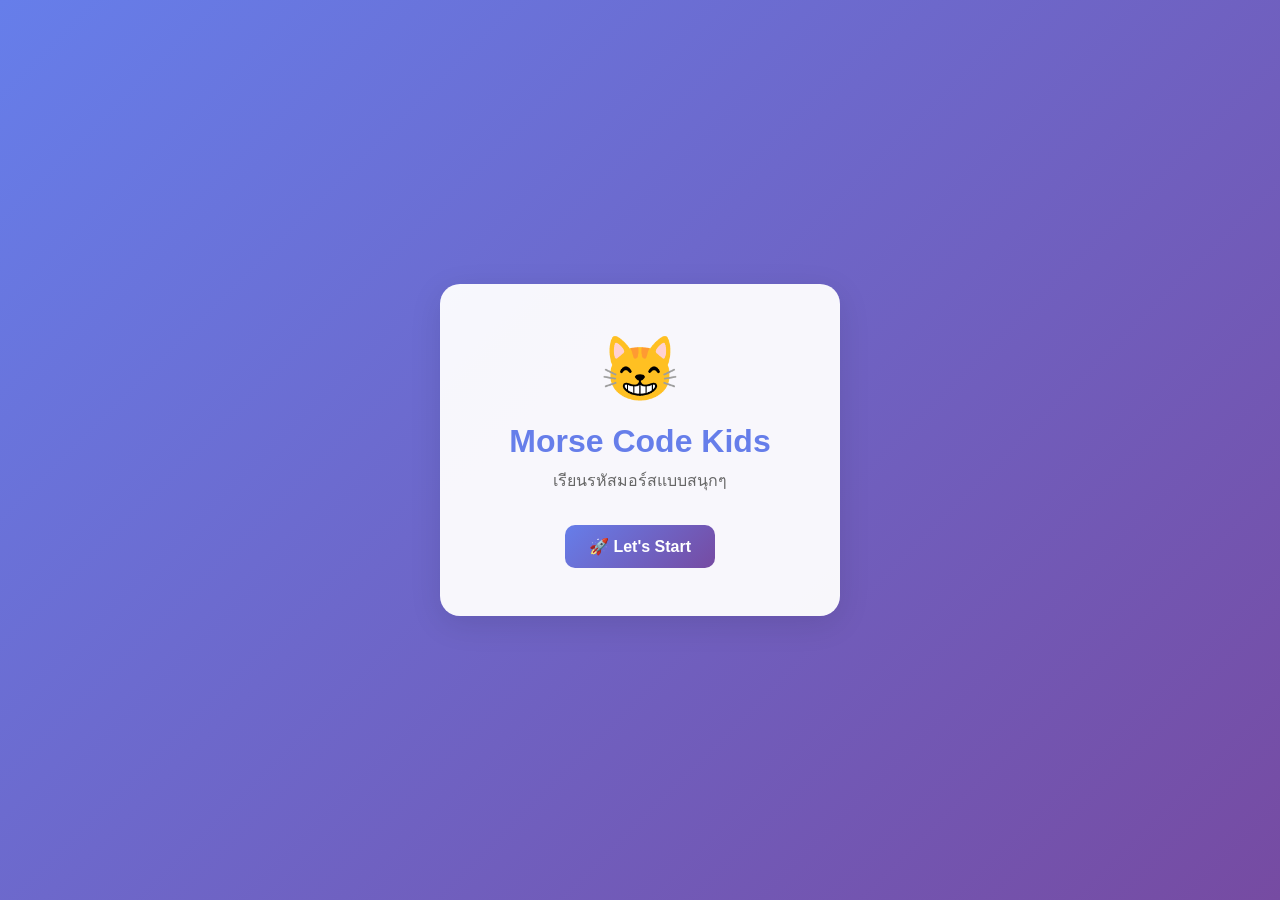
<file: index.html>
<!DOCTYPE html>
<html lang="th">
<head>
    <meta charset="UTF-8">
    <meta name="viewport" content="width=device-width, initial-scale=1.0">
    <meta http-equiv="Cache-Control" content="no-cache, no-store, must-revalidate">
    <meta http-equiv="Pragma" content="no-cache">
    <meta http-equiv="Expires" content="0">
    <title>Morse Code Kids</title>
    <link rel="stylesheet" href="style.css?v=2">
</head>
<body>
    <!-- Page 0: Welcome/Splash -->
    <div id="page-welcome" class="page active">
        <div class="welcome-container">
            <div class="welcome-content">
                <div class="welcome-icon">😸</div>
                <h1>Morse Code Kids</h1>
                <p>เรียนรหัสมอร์สแบบสนุกๆ</p>
                <button class="btn btn-primary" onclick="goToPage('login')">🚀 Let's Start</button>
            </div>
        </div>
    </div>

    <!-- Page 1: Login -->
    <div id="page-login" class="page">
        <div class="header-bar">
            <button class="btn-back" onclick="goToPage('welcome')">← Back</button>
            <h2>เข้าสู่ระบบ</h2>
            <div></div>
        </div>
        <div class="login-container">
            <div class="login-icon">😸</div>
            <h2>Morse Code Kids</h2>
            <form id="loginForm">
                <div class="form-group">
                    <label for="username">📧 ชื่อผู้ใช้</label>
                    <input type="text" id="username" placeholder="Enter username" required>
                </div>
                <div class="form-group">
                    <label for="password">🔑 รหัสผ่าน</label>
                    <input type="password" id="password" placeholder="Enter password" required>
                </div>
                <button type="button" class="btn btn-primary" onclick="handleLogin()">🔓 เข้าสู่ระบบ</button>
            </form>
            <button class="btn btn-secondary" onclick="handleGuestLogin()">❓ Guest (ไม่จดจำ)</button>
        </div>
    </div>

    <!-- Page 2: Home/Dashboard -->
    <div id="page-home" class="page">
        <div class="header-bar">
            <div></div>
            <h2>😸 Morse Code Kids</h2>
            <button class="btn-logout" onclick="handleLogout()">🚪 Out</button>
        </div>
        <div class="home-container">
            <div class="welcome-text">
                <p>เรียนรหัสมอร์สแบบสนุกๆ</p>
            </div>
            <div class="button-grid">
                <button class="btn btn-primary" onclick="goToPage('learn')">📚 เรียน</button>
                <button class="btn btn-secondary" onclick="goToPage('practice')">🎯 คิดค่า</button>
            </div>
        </div>
    </div>

    <!-- Page 3: Learn - Select Chapter -->
    <div id="page-learn" class="page">
        <div class="header-bar">
            <button class="btn-back" onclick="goToPage('home')">← Back</button>
            <h2>📚 เรียน</h2>
            <div></div>
        </div>
        <div class="learn-container">
            <div id="chapters-list"></div>
        </div>
    </div>

    <!-- Page 4: Test -->
    <div id="page-test" class="page">
        <div class="header-bar">
            <button class="btn-back" onclick="goToPage('learn')">← Back</button>
            <h2 id="test-chapter"></h2>
            <div></div>
        </div>
        <div class="test-container">
            <div class="progress-bar">
                <div id="progress-fill" class="progress-fill"></div>
            </div>
            <div id="progress-text" class="progress-text"></div>
            <div class="test-card">
                <div class="test-content">
                    <div class="morse-display">
                        <p>? มอร์สนี้คือตัวอักษรอะไร</p>
                        <div id="test-morse"></div>
                    </div>
                    <div class="options-grid" id="test-options"></div>
                </div>
            </div>
            <button class="btn btn-primary" id="test-submit" onclick="submitTestAnswer()">✅ ตรวจสอบ</button>
        </div>
    </div>

    <!-- Page 5: Results -->
    <div id="page-results" class="page">
        <div class="results-container">
            <div class="results-content">
                <h2>🎉 คะแนนของคุณ</h2>
                <div class="score-display">
                    <div id="score-text"></div>
                    <div id="stars"></div>
                </div>
                <div class="results-stats">
                    <div class="stat">
                        <span>✅ ถูกต้อง:</span>
                        <span id="correct-count">0</span>
                    </div>
                    <div class="stat">
                        <span>❌ ผิด:</span>
                        <span id="wrong-count">0</span>
                    </div>
                </div>
                <div class="button-group">
                    <button class="btn btn-primary" onclick="goToNextChapter()">📚 บท ถัดไป</button>
                    <button class="btn btn-secondary" onclick="retakeTest()">🔁 ทำใหม่</button>
                    <button class="btn btn-outline" onclick="goToPage('learn')">← กลับ Learn</button>
                </div>
            </div>
        </div>
    </div>

    <!-- Page 6: Practice -->
    <div id="page-practice" class="page">
        <div class="header-bar">
            <button class="btn-back" onclick="goToPage('home')">← Back</button>
            <h2>🎯 คิดค่า</h2>
            <div></div>
        </div>
        <div class="practice-container">
            <p>เลือกแบบฝึก:</p>
            <div class="practice-options">
                <button class="practice-card" onclick="startPracticeMode('listen')">
                    <div class="practice-icon">🔊</div>
                    <h3>ฟังแล้วบอก</h3>
                    <p>เสียง → ตัวอักษร</p>
                </button>
                <button class="practice-card" onclick="startPracticeMode('speak')">
                    <div class="practice-icon">📝</div>
                    <h3>บอกแล้วสะกด</h3>
                    <p>ตัวอักษร → เสียง</p>
                </button>
            </div>
        </div>
    </div>

    <script src="morseData.js?v=2"></script>
    <script src="script.js?v=2"></script>
</body>
</html>
</file>
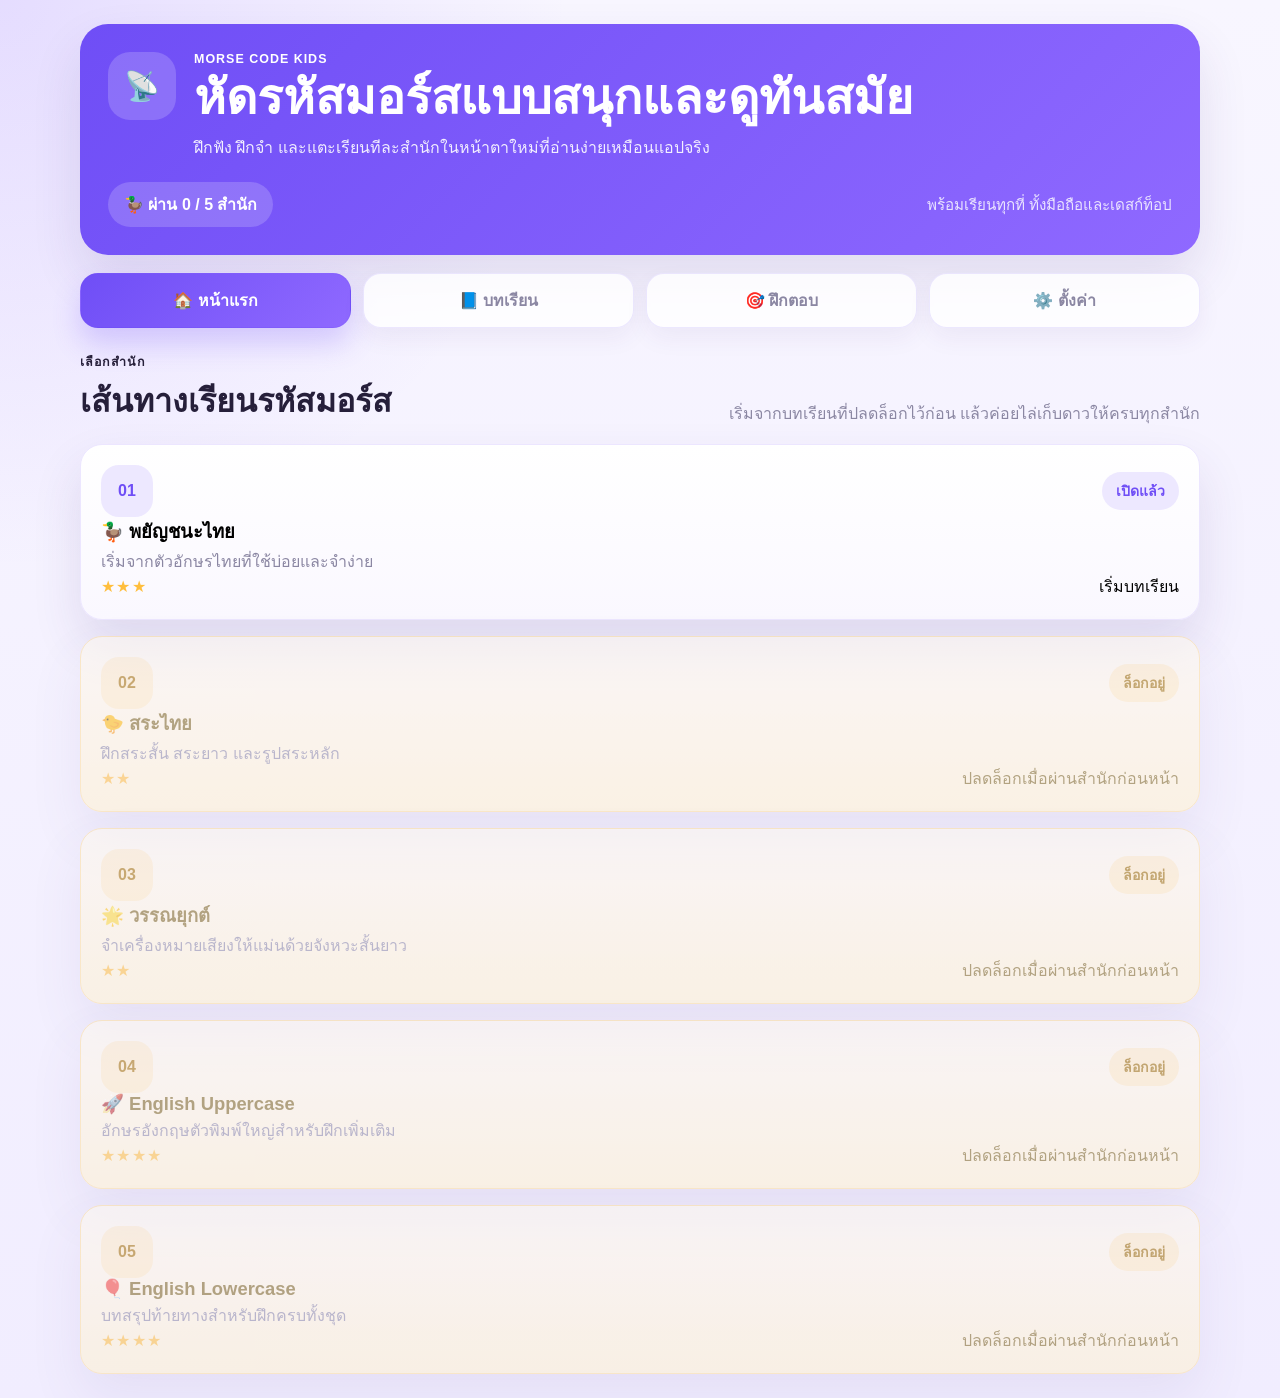
<file: public/index.html>
<!DOCTYPE html>
<html lang="th">
<head>
    <meta charset="UTF-8">
    <meta name="viewport" content="width=device-width, initial-scale=1.0">
    <title>Morse Code Kids</title>
    <link rel="stylesheet" href="style.css">
</head>
<body>
    <div class="app-shell">
        <header class="hero-card">
            <div class="brand-row">
                <div class="brand-mark">📡</div>
                <div>
                    <p class="eyebrow">MORSE CODE KIDS</p>
                    <h1>หัดรหัสมอร์สแบบสนุกและดูทันสมัย</h1>
                    <p class="hero-text">ฝึกฟัง ฝึกจำ และแตะเรียนทีละสำนักในหน้าตาใหม่ที่อ่านง่ายเหมือนแอปจริง</p>
                </div>
            </div>
            <div class="hero-footer">
                <span class="status-badge" id="progressBadge">🦆 ผ่าน 0 / 5 สำนัก</span>
                <span class="hero-tip">พร้อมเรียนทุกที่ ทั้งมือถือและเดสก์ท็อป</span>
            </div>
        </header>

        <nav class="tab-nav" aria-label="Main navigation">
            <button class="tab-btn active" data-section="home">🏠 หน้าแรก</button>
            <button class="tab-btn" data-section="lesson">📘 บทเรียน</button>
            <button class="tab-btn" data-section="practice">🎯 ฝึกตอบ</button>
            <button class="tab-btn" data-section="settings">⚙️ ตั้งค่า</button>
        </nav>

        <main>
            <section id="home" class="screen active">
                <div class="section-heading">
                    <div>
                        <p class="section-kicker">เลือกสำนัก</p>
                        <h2>เส้นทางเรียนรหัสมอร์ส</h2>
                    </div>
                    <p class="section-copy">เริ่มจากบทเรียนที่ปลดล็อกไว้ก่อน แล้วค่อยไล่เก็บดาวให้ครบทุกสำนัก</p>
                </div>
                <div class="lesson-list" id="lessonList"></div>
            </section>

            <section id="lesson" class="screen">
                <div class="top-bar">
                    <button class="text-link" id="backHomeBtn" type="button">← กลับหน้าแรก</button>
                    <span class="top-bar-pill" id="lessonProgressText">สำนัก 1 ข้อที่ 1/1</span>
                </div>

                <article class="lesson-card lesson-frame">
                    <div class="lesson-card-header">
                        <div>
                            <p class="section-kicker" id="lessonLabel">สำนัก 1</p>
                            <h2 id="lessonTitle">พยัญชนะไทย</h2>
                        </div>
                        <span class="lesson-tag" id="lessonDifficulty">★★★</span>
                    </div>

                    <div class="character-stage">
                        <div class="mascot-bubble" id="lessonMascot">🦆</div>
                        <div>
                            <p class="stage-label">ตัวอักษรวันนี้</p>
                            <div class="selected-character" id="selectedCharacter">ก</div>
                        </div>
                    </div>

                    <div class="morse-panel">
                        <p class="stage-label">ภาพรหัสมอร์ส</p>
                        <div class="morse-visual" id="morseVisual" aria-live="polite"></div>
                        <button id="playMorseBtn" class="action-btn gold" type="button">🔊 ฟังรหัสมอร์ส</button>
                    </div>

                    <div class="character-rail" id="characterRail"></div>

                    <div class="reference-box">
                        <h3>คำอธิบายอ้างอิง</h3>
                        <p id="referenceText"></p>
                    </div>

                    <div class="nav-actions">
                        <button class="action-btn secondary" id="prevCharBtn" type="button">← ข้อก่อนหน้า</button>
                        <button class="action-btn primary" id="nextCharBtn" type="button">ข้อถัดไป →</button>
                    </div>
                </article>
            </section>

            <section id="practice" class="screen">
                <div class="section-heading compact">
                    <div>
                        <p class="section-kicker">ฝึกตอบ</p>
                        <h2>แตะสั้น = จุด • แตะค้าง = ขีด</h2>
                    </div>
                    <p class="section-copy" id="practiceLessonLabel">กำลังฝึก: พยัญชนะไทย</p>
                </div>

                <div class="practice-lesson-list" id="practiceLessonList"></div>

                <article class="practice-card">
                    <div class="question-box">
                        <p class="stage-label">โจทย์ปัจจุบัน</p>
                        <div id="questionCharacter" class="question-character">ก</div>
                        <div id="questionMorse" class="question-morse">− − ·</div>
                    </div>

                    <div class="answer-display">
                        <span class="answer-label">คำตอบของเรา</span>
                        <div id="userAnswer" class="user-answer">แตะเพื่อเริ่มตอบ</div>
                    </div>

                    <div id="resultIcon" class="result-icon" aria-live="polite"></div>

                    <button class="touch-pad" id="testPad" type="button">
                        <span class="touch-pad-title">🟡 แป้นฝึกตอบ</span>
                        <span>กดสั้นเพื่อใส่จุด (·)</span>
                        <span>กดค้างเพื่อใส่ขีด (−)</span>
                    </button>

                    <div class="nav-actions">
                        <button id="clearBtn" class="action-btn secondary" type="button">ล้างคำตอบ</button>
                        <button id="checkBtn" class="action-btn primary" type="button">ตรวจคำตอบ</button>
                    </div>

                    <div class="score-box">
                        <span>คะแนนสะสม</span>
                        <strong><span id="score">0</span> / <span id="totalQuestions">0</span></strong>
                    </div>
                </article>
            </section>

            <section id="settings" class="screen">
                <div class="section-heading compact">
                    <div>
                        <p class="section-kicker">ปรับแต่ง</p>
                        <h2>ตั้งค่าเสียงและการสั่น</h2>
                    </div>
                    <p class="section-copy">เลือกจังหวะที่เหมาะกับเด็กแต่ละคน แล้วบันทึกอัตโนมัติทันที</p>
                </div>

                <div class="settings-stack">
                    <label class="setting-card" for="speedSlider">
                        <span class="setting-title">ความเร็วการเล่น</span>
                        <input type="range" id="speedSlider" min="100" max="500" value="300" step="50">
                        <span class="setting-value" id="speedValue">300ms</span>
                    </label>

                    <label class="setting-card" for="frequencySlider">
                        <span class="setting-title">ความถี่เสียง</span>
                        <input type="range" id="frequencySlider" min="400" max="1000" value="600" step="50">
                        <span class="setting-value" id="frequencyValue">600Hz</span>
                    </label>

                    <label class="toggle-card" for="vibrationToggle">
                        <div>
                            <span class="setting-title">เปิดการสั่น</span>
                            <p>เหมาะกับการฝึกแตะตามจังหวะ</p>
                        </div>
                        <input type="checkbox" id="vibrationToggle" checked>
                    </label>

                    <label class="toggle-card" for="soundToggle">
                        <div>
                            <span class="setting-title">เปิดเสียง</span>
                            <p>ให้เด็กฟังโทนสั้นและยาวชัดเจน</p>
                        </div>
                        <input type="checkbox" id="soundToggle" checked>
                    </label>
                </div>
            </section>
        </main>
    </div>

    <script src="morseData.js"></script>
    <script src="script.js"></script>
</body>
</html>
</file>
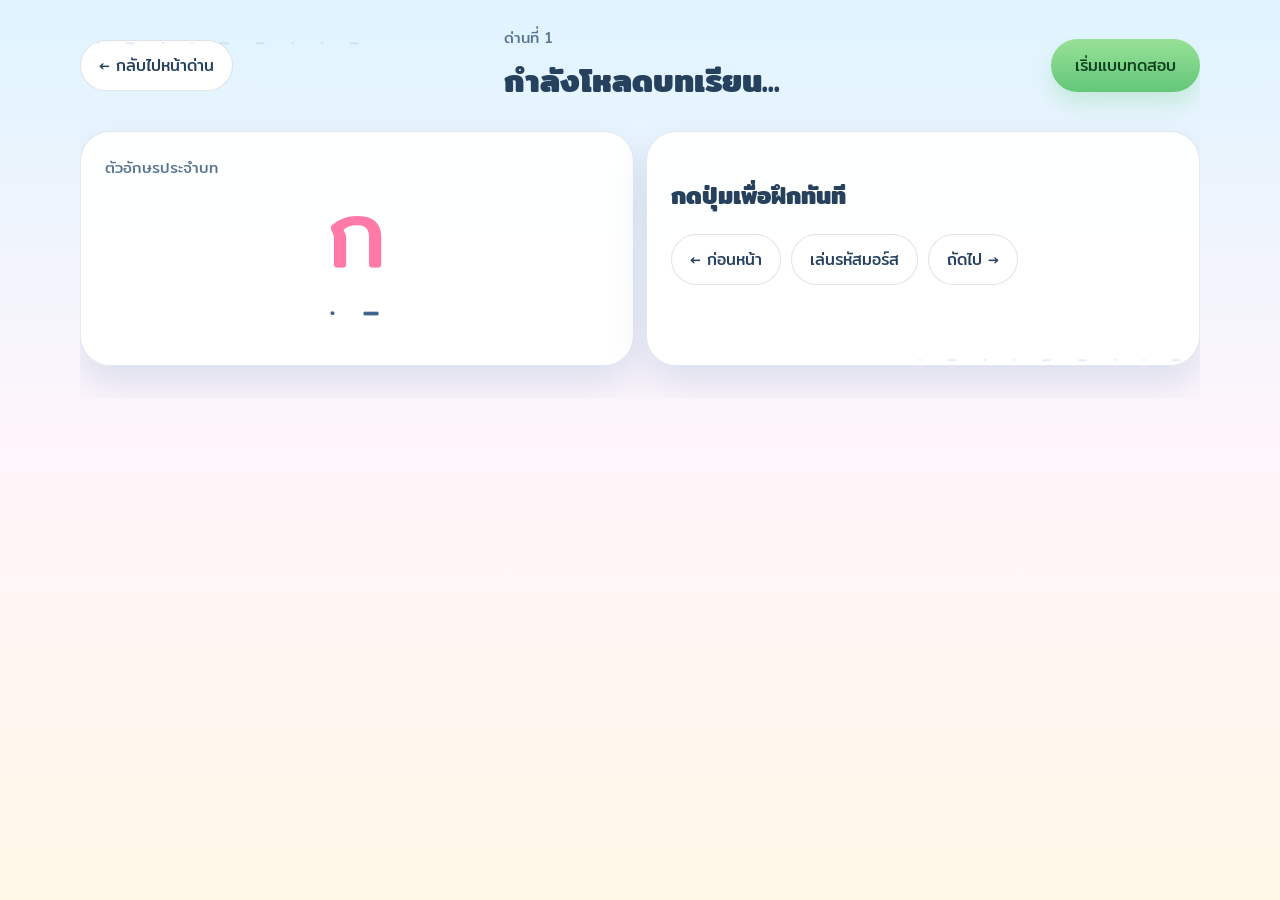
<file: lesson-content.html>
<!DOCTYPE html>
<html lang="th">
<head>
  <meta charset="UTF-8">
  <meta name="viewport" content="width=device-width, initial-scale=1.0">
  <title>บทเรียน | Morse Kids</title>
  <link rel="preconnect" href="https://fonts.googleapis.com">
  <link rel="preconnect" href="https://fonts.gstatic.com" crossorigin>
  <link href="https://fonts.googleapis.com/css2?family=Mitr:wght@400;500;600;700&display=swap" rel="stylesheet">
  <link rel="stylesheet" href="css/style.css">
  <link rel="stylesheet" href="css/lessons.css">
</head>
<body data-page="lesson-content">
  <main class="page-shell lesson-detail-shell morse-bg">
    <header class="subpage-header">
      <a class="secondary-button" href="lessons.html">← กลับไปหน้าด่าน</a>
      <div class="subpage-meta">
        <p id="lessonBadge" class="eyebrow">ด่านที่ 1</p>
        <h1 id="lessonTitle">กำลังโหลดบทเรียน...</h1>
      </div>
      <a id="goToQuizButton" class="primary-button" href="quiz.html">เริ่มแบบทดสอบ</a>
    </header>
    <section class="character-stage">
      <div class="character-card">
        <p class="eyebrow">ตัวอักษรประจำบท</p>
        <div id="lessonCharacter" class="selected-character">ก</div>
        <div id="lessonMorse" class="morse-display">· −</div>
      </div>
      <div class="practice-panel">
        <h2>กดปุ่มเพื่อฝึกทันที</h2>
        <div id="characterButtons" class="character-buttons"></div>
        <div class="nav-row">
          <button id="prevCharacter" class="secondary-button" type="button">← ก่อนหน้า</button>
          <button id="replayMorse" class="secondary-button" type="button">เล่นรหัสมอร์ส</button>
          <button id="nextCharacter" class="secondary-button" type="button">ถัดไป →</button>
        </div>
      </div>
    </section>
  </main>
  <script type="module" src="js/lessons.js"></script>
</body>
</html>
</file>
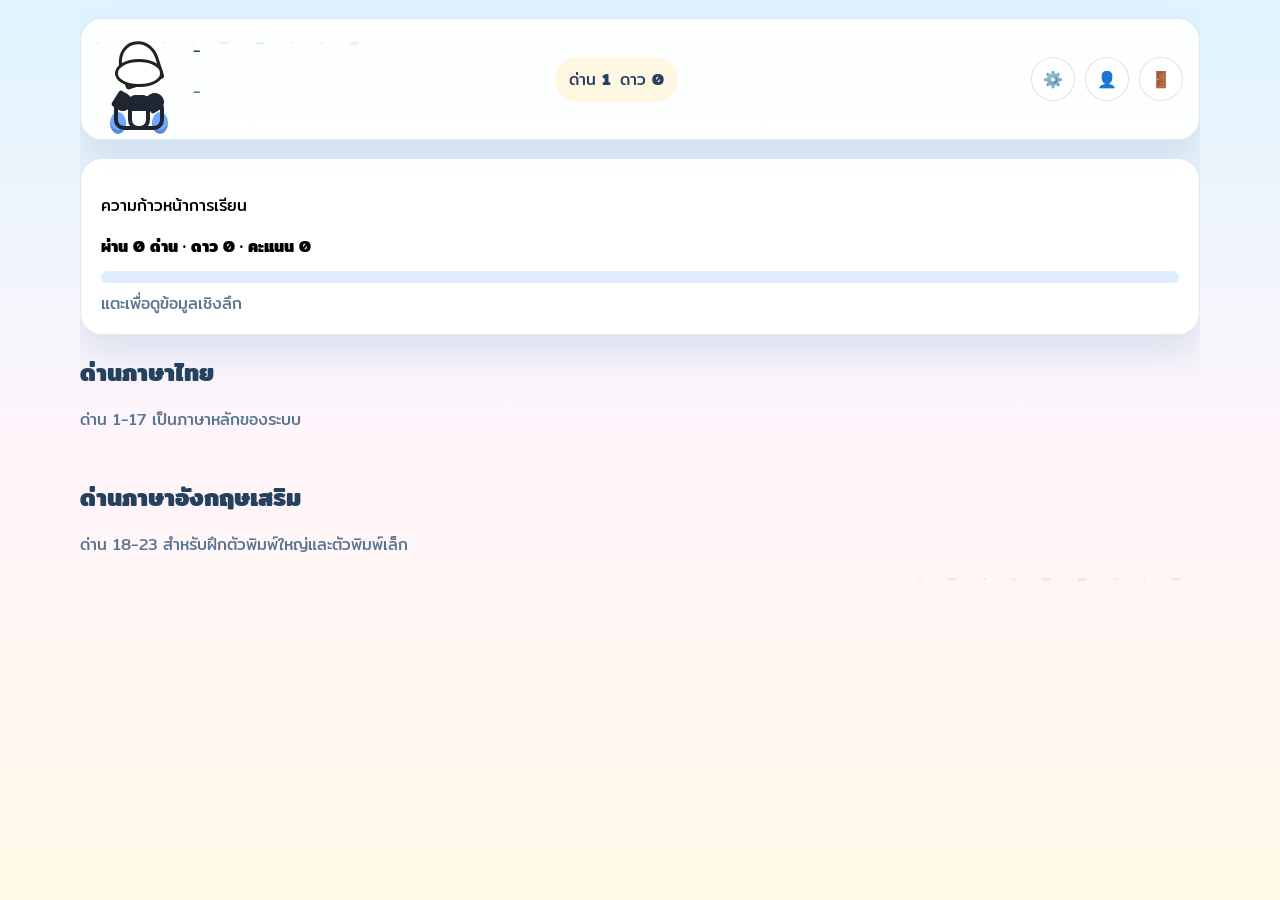
<file: lessons.html>
<!DOCTYPE html>
<html lang="th">
<head>
  <meta charset="UTF-8">
  <meta name="viewport" content="width=device-width, initial-scale=1.0">
  <title>ด่านเรียน | Morse Kids</title>
  <link rel="preconnect" href="https://fonts.googleapis.com">
  <link rel="preconnect" href="https://fonts.gstatic.com" crossorigin>
  <link href="https://fonts.googleapis.com/css2?family=Mitr:wght@400;500;600;700&display=swap" rel="stylesheet">
  <link rel="stylesheet" href="css/style.css">
  <link rel="stylesheet" href="css/lessons.css">
</head>
<body data-page="lessons">
  <main class="page-shell lessons-shell morse-bg">
    <header class="top-bar compact-top-bar">
      <div class="profile-chip">
        <div class="cat-guide cat-guide-mini" aria-hidden="true">
          <span class="cat-ears"></span>
          <span class="cat-face"></span>
          <span class="cat-glasses"></span>
          <span class="cat-bow"></span>
        </div>
        <div>
          <p id="headerNickname" class="chip-title">-</p>
          <p id="headerEmail" class="chip-subtitle">-</p>
        </div>
      </div>
      <div class="meta-strip">
        <span>ด่าน <strong id="headerLevel">1</strong></span>
        <span>ดาว <strong id="headerStars">0</strong></span>
      </div>
      <div class="top-actions">
        <a class="icon-button" href="settings.html" aria-label="ตั้งค่า">⚙️</a>
        <a class="icon-button" href="profile.html" aria-label="โปรไฟล์">👤</a>
        <button id="logoutButton" class="icon-button logout-button" type="button" aria-label="ออกจากระบบ">🚪</button>
      </div>
    </header>
    <button id="analyticsButton" class="progress-panel" type="button">
      <div class="progress-copy">
        <p>ความก้าวหน้าการเรียน</p>
        <strong id="progressSummary">ผ่าน 0 ด่าน · ดาว 0 · คะแนน 0</strong>
      </div>
      <div class="progress-bar-track" aria-hidden="true"><span id="progressBarFill" class="progress-bar-fill"></span></div>
      <span class="progress-hint">แตะเพื่อดูข้อมูลเชิงลึก</span>
    </button>
    <section class="lesson-group">
      <div class="section-heading">
        <h1>ด่านภาษาไทย</h1>
        <p>ด่าน 1-17 เป็นภาษาหลักของระบบ</p>
      </div>
      <div id="thaiLessons" class="lesson-grid"></div>
    </section>
    <section class="lesson-group optional-group">
      <div class="section-heading">
        <h2>ด่านภาษาอังกฤษเสริม</h2>
        <p>ด่าน 18-23 สำหรับฝึกตัวพิมพ์ใหญ่และตัวพิมพ์เล็ก</p>
      </div>
      <div id="englishLessons" class="lesson-grid"></div>
    </section>
  </main>
  <dialog id="analyticsDialog" class="analytics-dialog">
    <div class="dialog-card">
      <div class="dialog-header">
        <h2>สรุปคะแนนรายด่าน</h2>
        <button id="closeAnalytics" class="icon-button" type="button" aria-label="ปิด">✕</button>
      </div>
      <div id="analyticsStats" class="analytics-stats"></div>
      <div id="analyticsLessons" class="analytics-lessons"></div>
    </div>
  </dialog>
  <script type="module" src="js/lessons.js"></script>
</body>
</html>
</file>
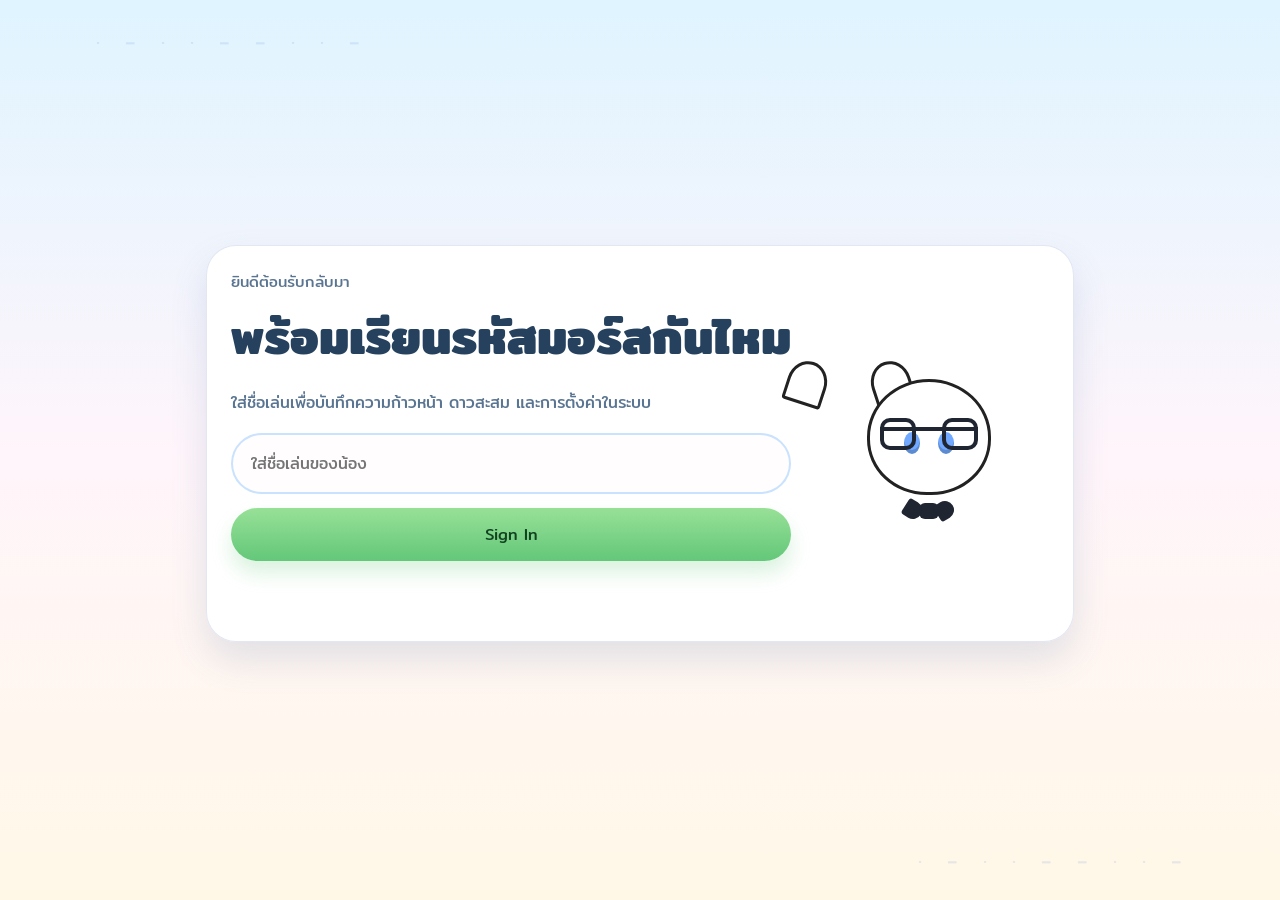
<file: login.html>
<!DOCTYPE html>
<html lang="th">
<head>
  <meta charset="UTF-8">
  <meta name="viewport" content="width=device-width, initial-scale=1.0">
  <title>เข้าสู่ระบบ | Morse Kids</title>
  <link rel="preconnect" href="https://fonts.googleapis.com">
  <link rel="preconnect" href="https://fonts.gstatic.com" crossorigin>
  <link href="https://fonts.googleapis.com/css2?family=Mitr:wght@400;500;600;700&display=swap" rel="stylesheet">
  <link rel="stylesheet" href="css/style.css">
  <link rel="stylesheet" href="css/login.css">
</head>
<body data-page="login">
  <main class="page-shell login-shell morse-bg">
    <section class="login-card">
      <div class="login-copy">
        <p class="eyebrow">ยินดีต้อนรับกลับมา</p>
        <h1>พร้อมเรียนรหัสมอร์สกันไหม</h1>
        <p class="supporting-text">ใส่ชื่อเล่นเพื่อบันทึกความก้าวหน้า ดาวสะสม และการตั้งค่าในระบบ</p>
        <form id="loginForm" class="login-form">
          <label class="sr-only" for="nicknameInput">ชื่อเล่น</label>
          <input id="nicknameInput" name="nickname" class="nickname-input" type="text" maxlength="24" placeholder="ใส่ชื่อเล่นของน้อง" required>
          <button class="primary-button" type="submit">Sign In</button>
        </form>
        <p id="loginStatus" class="status-text" aria-live="polite"></p>
      </div>
      <div class="cat-guide cat-guide-wave" aria-hidden="true">
        <span class="cat-ears"></span>
        <span class="cat-face"></span>
        <span class="cat-glasses"></span>
        <span class="cat-bow"></span>
      </div>
    </section>
  </main>
  <script type="module" src="js/auth.js"></script>
</body>
</html>
</file>
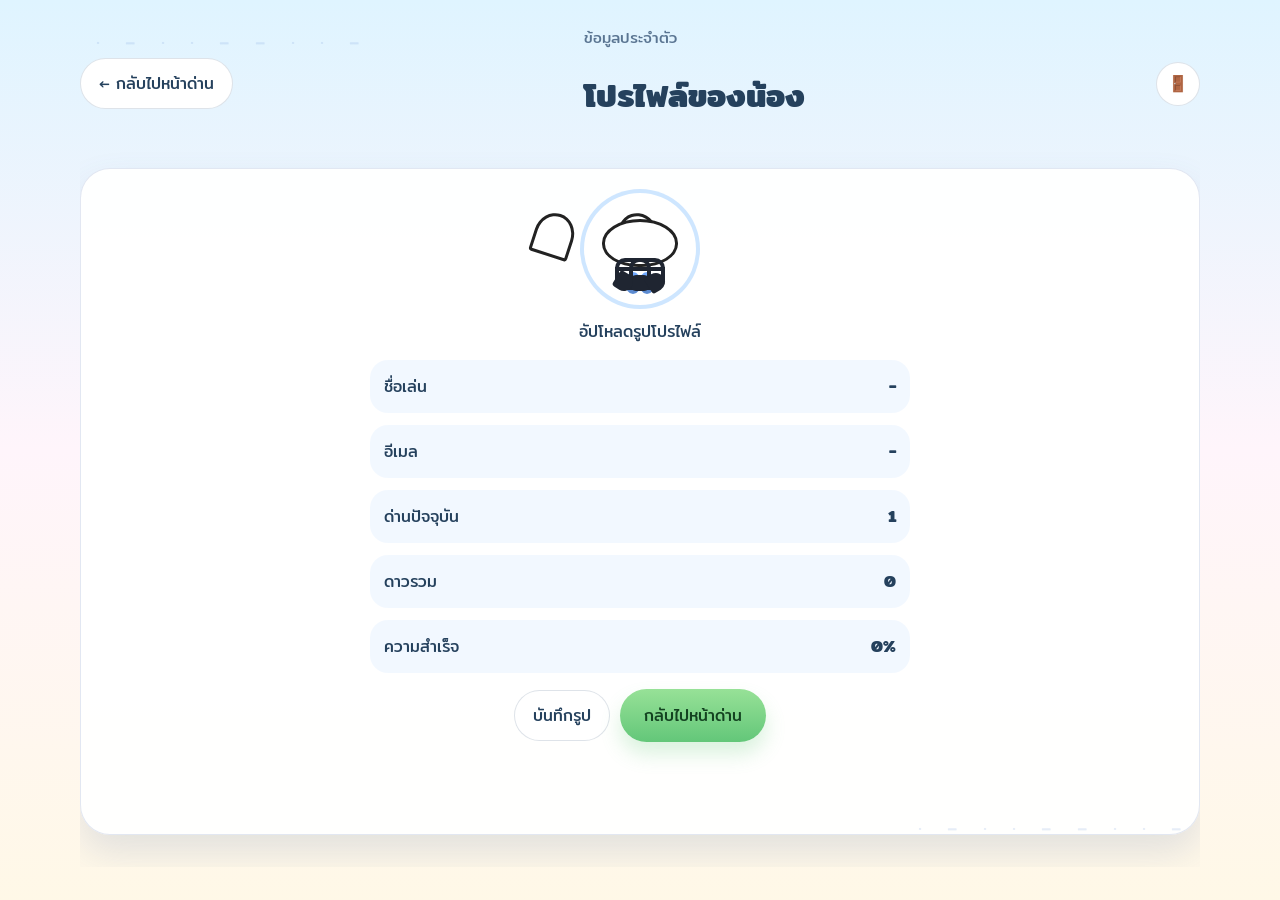
<file: profile.html>
<!DOCTYPE html>
<html lang="th">
<head>
  <meta charset="UTF-8">
  <meta name="viewport" content="width=device-width, initial-scale=1.0">
  <title>โปรไฟล์ | Morse Kids</title>
  <link rel="preconnect" href="https://fonts.googleapis.com">
  <link rel="preconnect" href="https://fonts.gstatic.com" crossorigin>
  <link href="https://fonts.googleapis.com/css2?family=Mitr:wght@400;500;600;700&display=swap" rel="stylesheet">
  <link rel="stylesheet" href="css/style.css">
  <link rel="stylesheet" href="css/lessons.css">
</head>
<body data-page="profile">
  <main class="page-shell profile-shell morse-bg">
    <header class="subpage-header">
      <a class="secondary-button" href="lessons.html">← กลับไปหน้าด่าน</a>
      <div><p class="eyebrow">ข้อมูลประจำตัว</p><h1>โปรไฟล์ของน้อง</h1></div>
      <button id="profileLogout" class="icon-button logout-button" type="button" aria-label="ออกจากระบบ">🚪</button>
    </header>
    <section class="profile-card">
      <label class="avatar-frame" for="avatarUpload">
        <img id="profileAvatar" alt="รูปโปรไฟล์" hidden>
        <div id="defaultAvatar" class="cat-guide cat-guide-profile" aria-hidden="true">
          <span class="cat-ears"></span><span class="cat-face"></span><span class="cat-glasses"></span><span class="cat-bow"></span>
        </div>
        <span>อัปโหลดรูปโปรไฟล์</span>
      </label>
      <input id="avatarUpload" type="file" accept="image/*" hidden>
      <div class="profile-details">
        <div><span>ชื่อเล่น</span><strong id="profileNickname">-</strong></div>
        <div><span>อีเมล</span><strong id="profileEmail">-</strong></div>
        <div><span>ด่านปัจจุบัน</span><strong id="profileLesson">1</strong></div>
        <div><span>ดาวรวม</span><strong id="profileStars">0</strong></div>
        <div><span>ความสำเร็จ</span><strong id="profileSuccess">0%</strong></div>
      </div>
      <div class="quiz-actions result-actions"><button id="saveAvatar" class="secondary-button" type="button">บันทึกรูป</button><a class="primary-button" href="lessons.html">กลับไปหน้าด่าน</a></div>
      <p id="profileStatus" class="status-text" aria-live="polite"></p>
    </section>
  </main>
  <script type="module" src="js/lessons.js"></script>
</body>
</html>
</file>
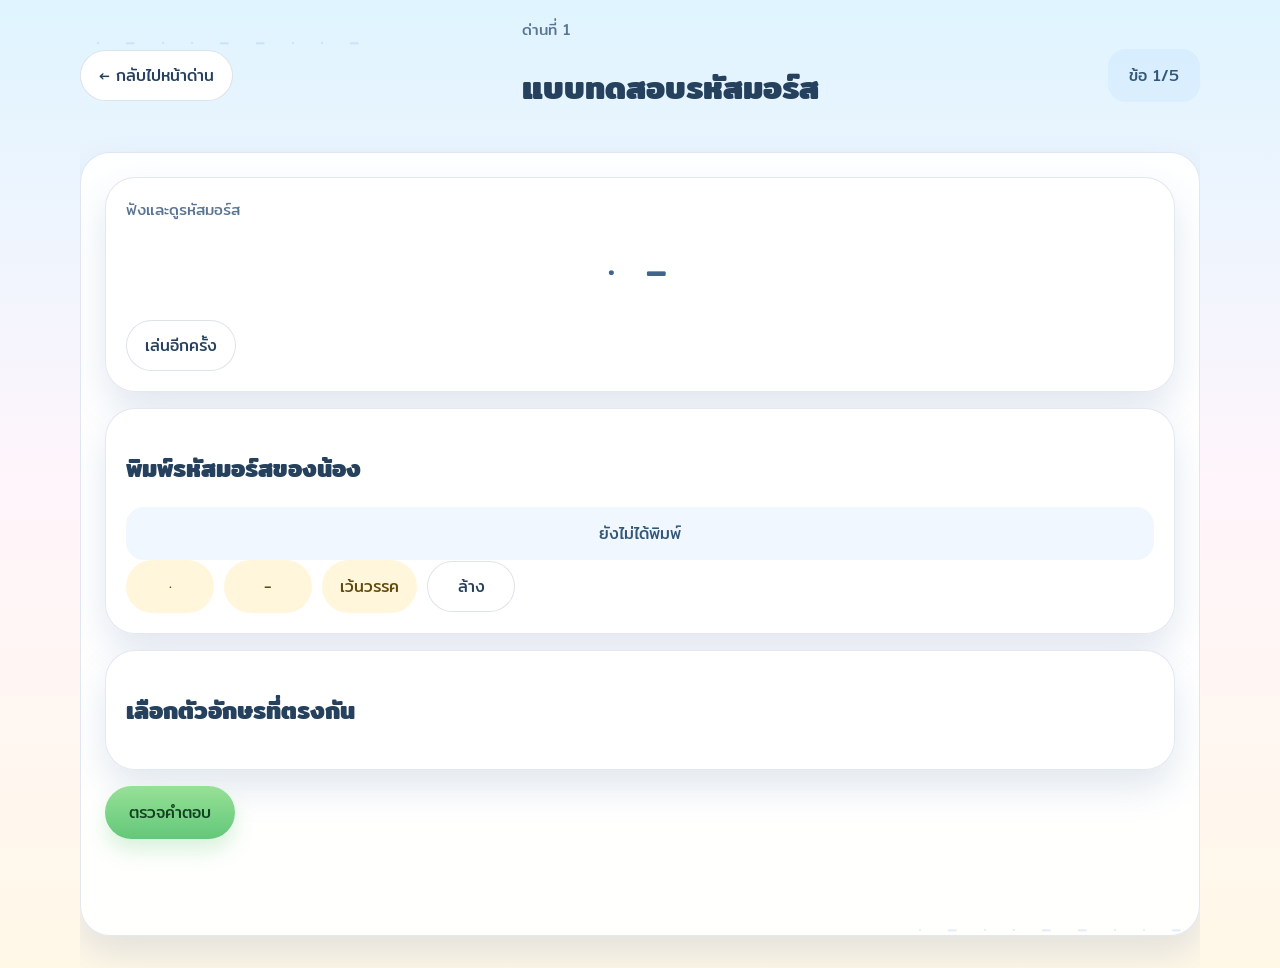
<file: quiz.html>
<!DOCTYPE html>
<html lang="th">
<head>
  <meta charset="UTF-8">
  <meta name="viewport" content="width=device-width, initial-scale=1.0">
  <title>แบบทดสอบ | Morse Kids</title>
  <link rel="preconnect" href="https://fonts.googleapis.com">
  <link rel="preconnect" href="https://fonts.gstatic.com" crossorigin>
  <link href="https://fonts.googleapis.com/css2?family=Mitr:wght@400;500;600;700&display=swap" rel="stylesheet">
  <link rel="stylesheet" href="css/style.css">
  <link rel="stylesheet" href="css/quiz.css">
</head>
<body data-page="quiz">
  <main class="page-shell quiz-shell morse-bg">
    <header class="subpage-header quiz-header">
      <a class="secondary-button" href="lessons.html">← กลับไปหน้าด่าน</a>
      <div>
        <p id="quizBadge" class="eyebrow">ด่านที่ 1</p>
        <h1 id="quizTitle">แบบทดสอบรหัสมอร์ส</h1>
      </div>
      <div id="quizProgress" class="score-pill">ข้อ 1/5</div>
    </header>
    <section id="quizCard" class="quiz-card">
      <div class="question-card">
        <p class="eyebrow">ฟังและดูรหัสมอร์ส</p>
        <div id="quizMorse" class="morse-display large-display">· −</div>
        <button id="replayQuestion" class="secondary-button" type="button">เล่นอีกครั้ง</button>
      </div>
      <div class="answer-card">
        <h2>พิมพ์รหัสมอร์สของน้อง</h2>
        <div id="answerPreview" class="answer-preview">ยังไม่ได้พิมพ์</div>
        <div class="answer-buttons">
          <button id="dotButton" class="answer-button" type="button">·</button>
          <button id="dashButton" class="answer-button" type="button">−</button>
          <button id="spaceButton" class="answer-button" type="button">เว้นวรรค</button>
          <button id="clearButton" class="answer-button muted" type="button">ล้าง</button>
        </div>
      </div>
      <div class="selection-card">
        <h2>เลือกตัวอักษรที่ตรงกัน</h2>
        <div id="characterOptions" class="character-buttons"></div>
      </div>
      <div class="quiz-actions"><button id="submitAnswer" class="primary-button" type="button">ตรวจคำตอบ</button></div>
      <p id="quizFeedback" class="status-text" aria-live="polite"></p>
    </section>
    <section id="resultCard" class="result-card hidden">
      <div class="cat-guide cat-guide-celebrate" aria-hidden="true">
        <span class="cat-ears"></span><span class="cat-face"></span><span class="cat-glasses"></span><span class="cat-bow"></span>
      </div>
      <h2 id="resultHeadline">เก่งมากเลยน้า!</h2>
      <div id="resultStars" class="result-stars">⭐⭐⭐</div>
      <p id="resultSummary" class="supporting-text"></p>
      <div class="quiz-actions result-actions">
        <a id="retryLesson" class="secondary-button" href="quiz.html">ลองอีกครั้ง</a>
        <a class="primary-button" href="lessons.html">กลับไปหน้าด่าน</a>
      </div>
    </section>
  </main>
  <script type="module" src="js/quiz.js"></script>
</body>
</html>
</file>
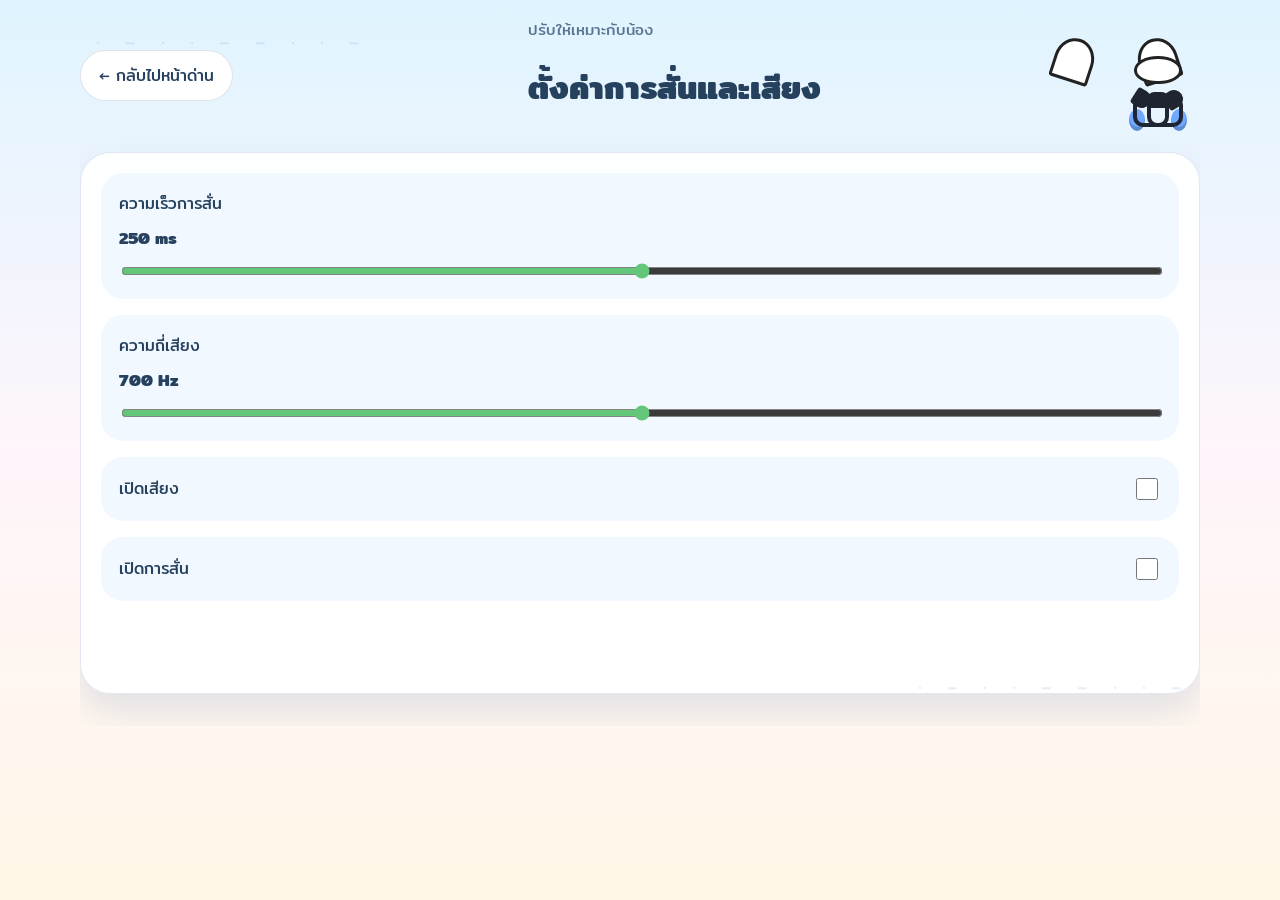
<file: settings.html>
<!DOCTYPE html>
<html lang="th">
<head>
  <meta charset="UTF-8">
  <meta name="viewport" content="width=device-width, initial-scale=1.0">
  <title>ตั้งค่า | Morse Kids</title>
  <link rel="preconnect" href="https://fonts.googleapis.com">
  <link rel="preconnect" href="https://fonts.gstatic.com" crossorigin>
  <link href="https://fonts.googleapis.com/css2?family=Mitr:wght@400;500;600;700&display=swap" rel="stylesheet">
  <link rel="stylesheet" href="css/style.css">
  <link rel="stylesheet" href="css/settings.css">
</head>
<body data-page="settings">
  <main class="page-shell settings-shell morse-bg">
    <header class="subpage-header">
      <a class="secondary-button" href="lessons.html">← กลับไปหน้าด่าน</a>
      <div>
        <p class="eyebrow">ปรับให้เหมาะกับน้อง</p>
        <h1>ตั้งค่าการสั่นและเสียง</h1>
      </div>
      <div class="cat-guide cat-guide-mini" aria-hidden="true">
        <span class="cat-ears"></span><span class="cat-face"></span><span class="cat-glasses"></span><span class="cat-bow"></span>
      </div>
    </header>
    <section class="settings-card">
      <label class="setting-control" for="vibrationSpeed"><span>ความเร็วการสั่น</span><strong id="vibrationSpeedValue">250 ms</strong><input id="vibrationSpeed" type="range" min="100" max="500" step="25"></label>
      <label class="setting-control" for="soundFrequency"><span>ความถี่เสียง</span><strong id="soundFrequencyValue">700 Hz</strong><input id="soundFrequency" type="range" min="400" max="1000" step="25"></label>
      <label class="toggle-control" for="soundEnabled"><span>เปิดเสียง</span><input id="soundEnabled" type="checkbox"></label>
      <label class="toggle-control" for="vibrationEnabled"><span>เปิดการสั่น</span><input id="vibrationEnabled" type="checkbox"></label>
      <p id="settingsStatus" class="status-text" aria-live="polite"></p>
    </section>
  </main>
  <script type="module" src="js/settings.js"></script>
</body>
</html>
</file>
<file: style.css>
* {
    margin: 0;
    padding: 0;
    box-sizing: border-box;
}

body {
    font-family: 'Segoe UI', Tahoma, Geneva, Verdana, sans-serif;
    background: linear-gradient(135deg, #667eea 0%, #764ba2 100%);
    min-height: 100vh;
    padding: 0;
    color: #333;
}

.container {
    width: 100%;
    height: 100%;
}

/* Page System */
.page {
    display: none;
    height: 100vh;
    overflow-y: auto;
    background: linear-gradient(135deg, #667eea 0%, #764ba2 100%);
    animation: fadeIn 0.3s ease-in;
}

.page.active {
    display: flex;
    flex-direction: column;
}

@keyframes fadeIn {
    from { opacity: 0; }
    to { opacity: 1; }
}

/* Header Bar */
.header-bar {
    display: flex;
    justify-content: space-between;
    align-items: center;
    padding: 1rem;
    background: rgba(255, 255, 255, 0.95);
    box-shadow: 0 2px 8px rgba(0, 0, 0, 0.1);
}

.header-bar h2 {
    color: #667eea;
    font-size: 1.2rem;
}

.btn-back, .btn-logout {
    background: none;
    border: none;
    font-size: 1.1rem;
    cursor: pointer;
    padding: 0.5rem;
}

/* Welcome Page */
.welcome-container {
    display: flex;
    align-items: center;
    justify-content: center;
    flex: 1;
    padding: 2rem;
}

.welcome-content {
    text-align: center;
    background: rgba(255, 255, 255, 0.95);
    padding: 3rem 2rem;
    border-radius: 20px;
    box-shadow: 0 8px 32px rgba(0, 0, 0, 0.1);
    max-width: 400px;
    width: 100%;
}

.welcome-icon {
    font-size: 4rem;
    margin-bottom: 1rem;
}

.welcome-content h1 {
    color: #667eea;
    font-size: 2rem;
    margin-bottom: 0.5rem;
}

.welcome-content p {
    color: #666;
    font-size: 1rem;
    margin-bottom: 2rem;
}

/* Login Page */
.login-container {
    display: flex;
    flex-direction: column;
    align-items: center;
    justify-content: center;
    flex: 1;
    padding: 2rem;
}

.login-icon {
    font-size: 3rem;
    margin-bottom: 1rem;
}

.login-container h2 {
    color: white;
    margin-bottom: 2rem;
    font-size: 1.5rem;
}

.form-group {
    width: 100%;
    max-width: 350px;
    margin-bottom: 1.5rem;
}

.form-group label {
    display: block;
    color: white;
    font-weight: 500;
    margin-bottom: 0.5rem;
}

.form-group input {
    width: 100%;
    padding: 0.75rem 1rem;
    border: none;
    border-radius: 10px;
    font-size: 1rem;
    background: rgba(255, 255, 255, 0.9);
}

.form-group input:focus {
    outline: none;
    box-shadow: 0 0 0 3px rgba(255, 193, 7, 0.3);
}

/* Home Page */
.home-container {
    display: flex;
    flex-direction: column;
    align-items: center;
    justify-content: center;
    flex: 1;
    padding: 2rem;
}

.welcome-text {
    color: white;
    text-align: center;
    margin-bottom: 2rem;
    font-size: 1.2rem;
}

.button-grid {
    display: grid;
    grid-template-columns: 1fr 1fr;
    gap: 1rem;
    width: 100%;
    max-width: 400px;
}

.button-grid .btn {
    padding: 1.5rem 1rem;
    font-size: 1.1rem;
    border-radius: 15px;
}

/* Learn Page */
.learn-container {
    flex: 1;
    overflow-y: auto;
    padding: 1.5rem;
}

#chapters-list {
    display: grid;
    gap: 1rem;
}

.chapter-card {
    background: white;
    border-radius: 15px;
    padding: 1.5rem;
    cursor: pointer;
    transition: all 0.3s ease;
    box-shadow: 0 4px 12px rgba(0, 0, 0, 0.1);
    display: flex;
    justify-content: space-between;
    align-items: center;
}

.chapter-card:hover {
    transform: translateY(-2px);
    box-shadow: 0 6px 16px rgba(0, 0, 0, 0.15);
}

.chapter-card.locked {
    opacity: 0.7;
    background: linear-gradient(135deg, #ffd89b 0%, #ffc857 100%);
}

.chapter-number {
    width: 50px;
    height: 50px;
    border-radius: 50%;
    background: #667eea;
    color: white;
    display: flex;
    align-items: center;
    justify-content: center;
    font-weight: bold;
    font-size: 1.5rem;
    margin-right: 1rem;
}

.chapter-card.locked .chapter-number {
    background: #ffc857;
    color: #333;
}

.chapter-info h3 {
    color: #333;
    margin-bottom: 0.25rem;
}

.chapter-info p {
    color: #666;
    font-size: 0.9rem;
}

.chapter-stars {
    color: #ffc857;
    font-size: 1rem;
}

.chapter-lock {
    color: #ffc857;
    font-size: 1.5rem;
}

/* Test Page */
.test-container {
    flex: 1;
    overflow-y: auto;
    padding: 1.5rem;
    display: flex;
    flex-direction: column;
}

.progress-bar {
    height: 8px;
    background: rgba(255, 255, 255, 0.3);
    border-radius: 10px;
    margin-bottom: 0.5rem;
    overflow: hidden;
}

.progress-fill {
    height: 100%;
    background: #ffc857;
    transition: width 0.3s ease;
}

.progress-text {
    color: white;
    text-align: center;
    margin-bottom: 1.5rem;
    font-size: 0.9rem;
}

.test-card {
    background: white;
    border: 3px solid #ffc857;
    border-radius: 15px;
    padding: 2rem;
    margin-bottom: 1.5rem;
    flex: 1;
    display: flex;
    flex-direction: column;
    justify-content: center;
}

.test-content {
    display: flex;
    flex-direction: column;
}

.morse-display {
    text-align: center;
    margin-bottom: 2rem;
}

.morse-display p {
    color: #666;
    margin-bottom: 1rem;
    font-size: 1rem;
}

#test-morse {
    font-size: 2rem;
    font-weight: bold;
    color: #333;
    letter-spacing: 0.5rem;
}

.options-grid {
    display: grid;
    grid-template-columns: 1fr 1fr;
    gap: 1rem;
}

.option-btn {
    padding: 1rem;
    border: 2px solid #ddd;
    border-radius: 10px;
    background: white;
    cursor: pointer;
    font-size: 1.1rem;
    transition: all 0.3s ease;
    font-weight: 500;
}

.option-btn:hover {
    border-color: #667eea;
    background: rgba(102, 126, 234, 0.1);
}

.option-btn.selected {
    background: #667eea;
    color: white;
    border-color: #667eea;
}

#test-submit {
    align-self: center;
    min-width: 200px;
}

/* Results Page */
.results-container {
    display: flex;
    align-items: center;
    justify-content: center;
    flex: 1;
    padding: 2rem;
}

.results-content {
    background: white;
    border-radius: 20px;
    padding: 2.5rem;
    text-align: center;
    max-width: 400px;
    width: 100%;
    box-shadow: 0 8px 32px rgba(0, 0, 0, 0.15);
}

.results-content h2 {
    color: #667eea;
    margin-bottom: 1.5rem;
    font-size: 1.5rem;
}

.score-display {
    margin-bottom: 2rem;
}

#score-text {
    font-size: 2.5rem;
    font-weight: bold;
    color: #333;
    margin-bottom: 1rem;
}

#stars {
    font-size: 2rem;
    letter-spacing: 0.5rem;
}

.results-stats {
    background: #f5f5f5;
    border-radius: 10px;
    padding: 1.5rem;
    margin-bottom: 2rem;
}

.stat {
    display: flex;
    justify-content: space-between;
    margin-bottom: 0.5rem;
    color: #333;
}

.button-group {
    display: grid;
    gap: 0.75rem;
}

/* Practice Page */
.practice-container {
    flex: 1;
    overflow-y: auto;
    padding: 2rem 1.5rem;
    display: flex;
    flex-direction: column;
    align-items: center;
    justify-content: center;
}

.practice-container > p {
    color: white;
    font-size: 1.1rem;
    margin-bottom: 2rem;
}

.practice-options {
    display: grid;
    grid-template-columns: 1fr 1fr;
    gap: 1.5rem;
    width: 100%;
    max-width: 500px;
}

.practice-card {
    background: white;
    border: none;
    border-radius: 15px;
    padding: 2rem 1.5rem;
    cursor: pointer;
    transition: all 0.3s ease;
    box-shadow: 0 4px 12px rgba(0, 0, 0, 0.1);
    text-align: center;
}

.practice-card:hover {
    transform: translateY(-4px);
    box-shadow: 0 8px 20px rgba(0, 0, 0, 0.15);
}

.practice-icon {
    font-size: 2.5rem;
    margin-bottom: 1rem;
}

.practice-card h3 {
    color: #667eea;
    margin-bottom: 0.5rem;
}

.practice-card p {
    color: #666;
    font-size: 0.9rem;
}

/* Buttons */
.btn {
    padding: 0.75rem 1.5rem;
    border: none;
    border-radius: 10px;
    font-size: 1rem;
    cursor: pointer;
    transition: all 0.3s ease;
    font-weight: 600;
    text-transform: none;
}

.btn-primary {
    background: linear-gradient(135deg, #667eea 0%, #764ba2 100%);
    color: white;
}

.btn-primary:hover {
    transform: translateY(-2px);
    box-shadow: 0 6px 20px rgba(102, 126, 234, 0.4);
}

.btn-secondary {
    background: linear-gradient(135deg, #ffc857 0%, #ffa500 100%);
    color: #333;
}

.btn-secondary:hover {
    transform: translateY(-2px);
    box-shadow: 0 6px 20px rgba(255, 200, 87, 0.4);
}

.btn-outline {
    background: rgba(255, 255, 255, 0.2);
    color: white;
    border: 2px solid white;
}

.btn-outline:hover {
    background: rgba(255, 255, 255, 0.3);
}

/* Responsive */
@media (max-width: 600px) {
    .button-grid {
        grid-template-columns: 1fr;
    }

    .practice-options {
        grid-template-columns: 1fr;
    }

    .options-grid {
        grid-template-columns: 1fr;
    }

    .chapter-card {
        flex-direction: column;
        text-align: center;
    }

    .chapter-number {
        margin-right: 0;
        margin-bottom: 0.5rem;
    }
}
</file>
<file: public/style.css>
:root {
    --bg: #f4f0ff;
    --bg-accent: #efe8ff;
    --purple-1: #6f4ef6;
    --purple-2: #8f69ff;
    --purple-3: #ede8ff;
    --purple-4: #4c2eb3;
    --gold-1: #ffd768;
    --gold-2: #ffb836;
    --gold-3: #fff6d8;
    --text: #261f3a;
    --muted: #8b87a3;
    --border: #ece6ff;
    --surface: #ffffff;
    --success: #2d9f6f;
    --danger: #e45b72;
    --shadow: 0 24px 50px rgba(65, 38, 122, 0.12);
    --radius-xl: 28px;
    --radius-lg: 22px;
    --radius-md: 18px;
    --radius-sm: 14px;
}

* {
    box-sizing: border-box;
    margin: 0;
    padding: 0;
}

body {
    min-height: 100vh;
    padding: 24px;
    font-family: "Noto Sans Thai", "Segoe UI", Tahoma, sans-serif;
    background:
        radial-gradient(circle at top left, rgba(143, 105, 255, 0.18), transparent 30%),
        linear-gradient(180deg, #f8f6ff 0%, #f1edff 100%);
    color: var(--text);
}

button,
input {
    font: inherit;
}

button {
    border: none;
    background: none;
}

.app-shell {
    width: min(100%, 1120px);
    margin: 0 auto;
}

.hero-card {
    background: linear-gradient(135deg, var(--purple-1) 0%, var(--purple-2) 100%);
    color: #fff;
    padding: 28px;
    border-radius: var(--radius-xl);
    box-shadow: var(--shadow);
}

.brand-row {
    display: flex;
    align-items: flex-start;
    gap: 18px;
}

.brand-mark {
    width: 68px;
    height: 68px;
    border-radius: 22px;
    background: rgba(255, 255, 255, 0.18);
    display: grid;
    place-items: center;
    font-size: 1.8rem;
    flex-shrink: 0;
}

.eyebrow,
.section-kicker,
.stage-label {
    letter-spacing: 0.08em;
    text-transform: uppercase;
    font-size: 0.78rem;
    font-weight: 700;
}

.hero-card h1 {
    font-size: clamp(1.9rem, 4vw, 3rem);
    line-height: 1.1;
    margin: 6px 0 10px;
}

.hero-text,
.section-copy,
.reference-box p,
.toggle-card p {
    color: rgba(255, 255, 255, 0.9);
    line-height: 1.6;
}

.hero-footer {
    display: flex;
    flex-wrap: wrap;
    justify-content: space-between;
    gap: 14px;
    margin-top: 22px;
    align-items: center;
}

.status-badge,
.top-bar-pill,
.lesson-tag,
.lesson-badge {
    display: inline-flex;
    align-items: center;
    gap: 8px;
    border-radius: 999px;
    font-weight: 700;
}

.status-badge {
    padding: 10px 16px;
    background: rgba(255, 255, 255, 0.18);
}

.hero-tip {
    color: rgba(255, 255, 255, 0.82);
    font-size: 0.95rem;
}

.tab-nav {
    display: grid;
    grid-template-columns: repeat(4, minmax(0, 1fr));
    gap: 12px;
    margin: 18px 0 24px;
}

.tab-btn,
.practice-lesson-btn,
.character-pill,
.lesson-card-button,
.text-link,
.action-btn,
.touch-pad {
    transition: transform 0.2s ease, box-shadow 0.2s ease, background 0.2s ease, color 0.2s ease, border-color 0.2s ease;
}

.tab-btn {
    background: rgba(255, 255, 255, 0.82);
    border: 1px solid rgba(111, 78, 246, 0.12);
    color: var(--muted);
    border-radius: 18px;
    padding: 14px 16px;
    font-weight: 700;
    cursor: pointer;
    box-shadow: 0 10px 24px rgba(65, 38, 122, 0.06);
}

.tab-btn:hover,
.lesson-card-button:hover,
.action-btn:hover,
.touch-pad:hover,
.practice-lesson-btn:hover,
.character-pill:hover,
.text-link:hover {
    transform: translateY(-2px);
}

.tab-btn.active {
    background: linear-gradient(135deg, var(--purple-1) 0%, var(--purple-2) 100%);
    color: #fff;
    box-shadow: 0 16px 28px rgba(111, 78, 246, 0.24);
}

.screen {
    display: none;
}

.screen.active {
    display: block;
}

.section-heading {
    display: flex;
    justify-content: space-between;
    gap: 16px;
    align-items: flex-end;
    margin-bottom: 18px;
}

.section-heading.compact {
    align-items: center;
}

.section-heading h2,
.lesson-card-header h2 {
    font-size: clamp(1.4rem, 3vw, 2rem);
    margin-top: 4px;
}

.section-copy,
.reference-box p,
.toggle-card p,
.setting-value,
.top-bar {
    color: var(--muted);
}

.lesson-list,
.practice-lesson-list {
    display: grid;
    gap: 16px;
}

.lesson-card-button,
.practice-card,
.setting-card,
.toggle-card,
.lesson-card {
    background: var(--surface);
    border-radius: var(--radius-lg);
    box-shadow: var(--shadow);
}

.lesson-card-button {
    width: 100%;
    border: 1px solid var(--border);
    padding: 20px;
    text-align: left;
    cursor: pointer;
}

.lesson-card-button.unlocked {
    background: linear-gradient(180deg, #ffffff 0%, #faf8ff 100%);
}

.lesson-card-button.locked {
    background: linear-gradient(180deg, #fffaf0 0%, #fff2cf 100%);
    border-color: #ffe09c;
    color: #7d641b;
}

.lesson-card-top,
.lesson-card-bottom,
.lesson-card-header,
.character-stage,
.top-bar,
.score-box,
.toggle-card {
    display: flex;
    justify-content: space-between;
    gap: 16px;
    align-items: center;
}

.lesson-number {
    width: 52px;
    height: 52px;
    border-radius: 18px;
    display: grid;
    place-items: center;
    font-weight: 800;
    background: var(--purple-3);
    color: var(--purple-1);
}

.lesson-card-button.locked .lesson-number {
    background: rgba(255, 184, 54, 0.18);
    color: #a56f00;
}

.lesson-summary h3 {
    font-size: 1.15rem;
    margin-bottom: 4px;
}

.lesson-summary p,
.practice-lesson-btn,
.character-pill {
    color: var(--muted);
}

.lesson-summary p {
    line-height: 1.5;
}

.lesson-stars {
    color: #ffbe3d;
    font-size: 1rem;
    letter-spacing: 0.08em;
}

.lesson-badge {
    padding: 8px 14px;
    font-size: 0.88rem;
}

.lesson-card-button.unlocked .lesson-badge {
    background: var(--purple-3);
    color: var(--purple-1);
}

.lesson-card-button.locked .lesson-badge {
    background: rgba(255, 184, 54, 0.2);
    color: #9d6c00;
}

.top-bar {
    margin-bottom: 16px;
}

.text-link {
    color: var(--purple-1);
    font-weight: 700;
    cursor: pointer;
}

.top-bar-pill,
.lesson-tag {
    background: var(--purple-3);
    color: var(--purple-1);
    padding: 10px 16px;
}

.lesson-card {
    padding: 22px;
}

.lesson-frame {
    border: 2px solid #ffe29b;
    background:
        linear-gradient(180deg, rgba(255, 247, 219, 0.4) 0%, rgba(255, 255, 255, 1) 26%),
        #fff;
}

.lesson-card-header {
    align-items: flex-start;
    margin-bottom: 22px;
}

.character-stage {
    background: linear-gradient(180deg, #fff 0%, #faf7ff 100%);
    border: 1px solid var(--border);
    padding: 18px;
    border-radius: var(--radius-md);
    margin-bottom: 18px;
}

.mascot-bubble {
    width: 86px;
    height: 86px;
    border-radius: 28px;
    background: linear-gradient(135deg, #fff7cf 0%, #ffe39c 100%);
    display: grid;
    place-items: center;
    font-size: 2.8rem;
    box-shadow: inset 0 0 0 1px rgba(255, 184, 54, 0.25);
}

.selected-character,
.question-character {
    font-size: clamp(3.2rem, 8vw, 5.2rem);
    font-weight: 800;
    line-height: 1;
    color: var(--purple-4);
}

.morse-panel,
.reference-box,
.question-box,
.answer-display,
.score-box,
.setting-card,
.toggle-card {
    border: 1px solid var(--border);
    border-radius: var(--radius-md);
    background: var(--surface);
}

.morse-panel,
.reference-box,
.question-box,
.answer-display,
.setting-card,
.toggle-card {
    padding: 18px;
}

.morse-panel {
    margin-bottom: 16px;
    background: linear-gradient(180deg, #fffcf0 0%, #fff 100%);
}

.morse-visual {
    display: flex;
    flex-wrap: wrap;
    gap: 10px;
    margin: 12px 0 18px;
}

.morse-symbol {
    min-width: 54px;
    min-height: 54px;
    padding: 10px 14px;
    border-radius: 18px;
    display: inline-flex;
    align-items: center;
    justify-content: center;
    font-size: 1.55rem;
    font-weight: 800;
    color: var(--purple-1);
    background: #f5f0ff;
    border: 1px solid #e4d9ff;
}

.morse-symbol.dash {
    min-width: 74px;
}

.character-rail,
.practice-lesson-list {
    display: flex;
    flex-wrap: wrap;
    gap: 10px;
    margin-bottom: 16px;
}

.character-pill,
.practice-lesson-btn {
    border-radius: 999px;
    padding: 10px 14px;
    border: 1px solid var(--border);
    background: #fff;
    cursor: pointer;
    font-weight: 700;
}

.character-pill.active,
.practice-lesson-btn.active {
    background: var(--purple-1);
    color: #fff;
    border-color: var(--purple-1);
}

.practice-lesson-btn:disabled {
    cursor: not-allowed;
    opacity: 0.55;
    background: #fff6da;
    border-color: #ffe09c;
    color: #9d6c00;
}

.reference-box {
    margin-bottom: 18px;
    background: linear-gradient(180deg, #fff 0%, #faf8ff 100%);
}

.reference-box h3 {
    margin-bottom: 10px;
    color: var(--purple-4);
}

.reference-box p,
.toggle-card p,
.setting-value,
.answer-label {
    color: var(--muted);
}

.nav-actions {
    display: grid;
    grid-template-columns: repeat(2, minmax(0, 1fr));
    gap: 12px;
}

.action-btn {
    width: 100%;
    padding: 15px 18px;
    border-radius: 18px;
    cursor: pointer;
    font-weight: 800;
}

.action-btn.primary {
    background: linear-gradient(135deg, var(--purple-1) 0%, var(--purple-2) 100%);
    color: #fff;
    box-shadow: 0 16px 24px rgba(111, 78, 246, 0.24);
}

.action-btn.gold,
.touch-pad {
    background: linear-gradient(135deg, var(--gold-1) 0%, var(--gold-2) 100%);
    color: #6c4600;
    box-shadow: 0 16px 24px rgba(255, 184, 54, 0.22);
}

.action-btn.secondary {
    background: #fff;
    color: var(--purple-1);
    border: 1px solid var(--border);
}

.practice-card {
    padding: 22px;
}

.question-box {
    text-align: center;
    background: linear-gradient(180deg, #fff 0%, #faf8ff 100%);
}

.question-morse,
.user-answer {
    margin-top: 8px;
    font-size: 1.3rem;
    letter-spacing: 0.16em;
    color: var(--muted);
}

.answer-display {
    margin: 16px 0;
}

.answer-label {
    display: block;
    margin-bottom: 8px;
    font-size: 0.9rem;
}

.user-answer {
    color: var(--purple-4);
    font-weight: 800;
    min-height: 30px;
}

.result-icon {
    min-height: 44px;
    display: grid;
    place-items: center;
    font-size: 2.2rem;
    margin-bottom: 12px;
}

.touch-pad {
    width: 100%;
    border-radius: 24px;
    padding: 24px 18px;
    display: flex;
    flex-direction: column;
    gap: 6px;
    text-align: center;
    cursor: pointer;
    margin-bottom: 16px;
}

.touch-pad.active {
    transform: scale(0.98);
}

.touch-pad-title {
    font-weight: 800;
    font-size: 1.1rem;
}

.score-box {
    margin-top: 16px;
}

.score-box strong {
    color: var(--purple-1);
    font-size: 1.4rem;
}

.settings-stack {
    display: grid;
    gap: 16px;
}

.setting-card input[type="range"] {
    width: 100%;
    margin: 16px 0 10px;
    accent-color: var(--purple-1);
}

.setting-title {
    font-weight: 800;
    color: var(--text);
}

.setting-value {
    font-weight: 700;
}

.toggle-card input[type="checkbox"] {
    width: 22px;
    height: 22px;
    accent-color: var(--purple-1);
}

.toggle-card p {
    margin-top: 4px;
    color: var(--muted);
}

[disabled] {
    opacity: 0.55;
    cursor: not-allowed;
    transform: none !important;
}

@media (max-width: 760px) {
    body {
        padding: 16px;
    }

    .hero-card,
    .lesson-card,
    .practice-card {
        padding: 20px;
    }

    .brand-row,
    .section-heading,
    .section-heading.compact,
    .character-stage,
    .lesson-card-top,
    .lesson-card-bottom,
    .top-bar,
    .score-box,
    .toggle-card,
    .lesson-card-header {
        flex-direction: column;
        align-items: flex-start;
    }

    .tab-nav,
    .nav-actions {
        grid-template-columns: repeat(2, minmax(0, 1fr));
    }

    .lesson-number {
        width: 46px;
        height: 46px;
        border-radius: 16px;
    }
}

@media (max-width: 520px) {
    .tab-nav,
    .nav-actions {
        grid-template-columns: 1fr;
    }

    .brand-mark {
        width: 56px;
        height: 56px;
        border-radius: 18px;
    }

    .status-badge,
    .top-bar-pill,
    .lesson-tag,
    .lesson-badge,
    .character-pill,
    .practice-lesson-btn {
        font-size: 0.92rem;
    }

    .morse-symbol {
        min-width: 48px;
        min-height: 48px;
        border-radius: 16px;
    }

    .morse-symbol.dash {
        min-width: 64px;
    }
}
</file>
<file: css/style.css>
:root {
  --bg-main: linear-gradient(180deg, #dff4ff 0%, #fff5fb 50%, #fff8e7 100%);
  --card: rgba(255, 255, 255, 0.94);
  --border: rgba(77, 107, 173, 0.16);
  --text-main: #25415d;
  --text-soft: #5a7592;
  --shadow: 0 18px 36px rgba(72, 111, 163, 0.16);
  --radius-xl: 30px;
  --radius-lg: 22px;
}
* { box-sizing: border-box; }
html, body { margin: 0; min-height: 100%; }
body { font-family: 'Mitr', sans-serif; color: var(--text-main); background: var(--bg-main); }
img { max-width: 100%; }
button, a, input { font: inherit; }
button, a { transition: transform 0.3s ease, box-shadow 0.3s ease, background 0.3s ease; }
button:hover, a:hover { transform: translateY(-2px); }
.page-shell { width: min(1120px, calc(100% - 24px)); margin: 0 auto; padding: 18px 0 32px; }
.morse-bg { position: relative; overflow: hidden; }
.morse-bg::before, .morse-bg::after { content: '· − · ·   − − ·   · −'; position: absolute; font-size: clamp(1rem, 3vw, 1.4rem); letter-spacing: 0.5rem; color: rgba(101, 145, 209, 0.16); pointer-events: none; }
.morse-bg::before { top: 24px; left: 16px; }
.morse-bg::after { right: 10px; bottom: 22px; }
.hero-card, .login-card, .quiz-card, .result-card, .settings-card, .profile-card, .character-card, .practice-panel, .progress-panel, .lesson-card, .dialog-card, .question-card, .answer-card, .selection-card { background: var(--card); border: 1px solid var(--border); box-shadow: var(--shadow); }
.hero-card, .login-card, .quiz-card, .result-card, .settings-card, .profile-card, .character-card, .practice-panel, .dialog-card, .question-card, .answer-card, .selection-card { border-radius: var(--radius-xl); }
.primary-button, .secondary-button, .icon-button, .answer-button, .lesson-action, .character-chip { border: 0; border-radius: 999px; text-decoration: none; display: inline-flex; align-items: center; justify-content: center; cursor: pointer; }
.primary-button { background: linear-gradient(180deg, #97e197, #63c779); color: #134220; padding: 14px 24px; box-shadow: 0 12px 20px rgba(99, 199, 121, 0.24); }
.secondary-button, .answer-button.muted, .icon-button { background: #ffffff; color: var(--text-main); border: 1px solid rgba(90, 117, 146, 0.2); padding: 12px 18px; }
.icon-button { min-width: 44px; min-height: 44px; padding: 0; }
.eyebrow { margin: 0 0 6px; font-size: 0.95rem; color: var(--text-soft); }
.supporting-text, .status-text, .chip-subtitle, .section-heading p, .progress-hint { color: var(--text-soft); }
.status-text { min-height: 24px; }
.hidden { display: none !important; }
.sr-only { position: absolute; width: 1px; height: 1px; padding: 0; margin: -1px; overflow: hidden; clip: rect(0, 0, 0, 0); border: 0; }
.top-bar, .subpage-header, .nav-row, .quiz-actions, .result-actions, .dialog-header, .top-actions, .meta-strip, .profile-details div, .answer-buttons, .lesson-card-footer { display: flex; align-items: center; }
.top-bar, .subpage-header { justify-content: space-between; gap: 12px; }
.meta-strip, .top-actions, .nav-row, .answer-buttons, .quiz-actions, .result-actions { gap: 10px; }
.selected-character, .morse-display, .answer-preview, .result-stars, .score-pill { text-align: center; }
.selected-character { font-size: clamp(4rem, 14vw, 6rem); color: #ff7aa8; line-height: 1; }
.morse-display { font-size: clamp(1.6rem, 5vw, 2.4rem); letter-spacing: 0.32rem; color: #40648b; }
.answer-preview, .score-pill, .lesson-card-tag, .character-chip { border-radius: 18px; background: rgba(147, 199, 255, 0.14); color: #335779; }
.answer-preview, .score-pill { padding: 14px 16px; }
.cat-guide { position: relative; width: 160px; height: 180px; }
.cat-guide-mini, .cat-guide-profile { width: 84px; height: 92px; }
.cat-ears, .cat-face, .cat-glasses, .cat-bow, .cat-stick { position: absolute; }
.cat-ears::before, .cat-ears::after, .cat-face, .cat-face::before, .cat-face::after, .cat-bow::before, .cat-bow::after, .cat-stick { content: ''; position: absolute; }
.cat-ears::before, .cat-ears::after { top: 8px; width: 34px; height: 38px; background: #fff; border: 3px solid #222; border-radius: 70% 70% 10% 10%; }
.cat-ears::before { left: 22px; transform: rotate(-18deg); }
.cat-ears::after { right: 22px; transform: rotate(18deg); }
.cat-face { inset: 26px 18px 38px; background: #fff; border: 3px solid #222; border-radius: 50% 50% 48% 48%; }
.cat-face::before, .cat-face::after { top: 50px; width: 16px; height: 22px; background: #70a9ff; border-radius: 50%; box-shadow: inset 0 -4px 0 rgba(0, 0, 0, 0.18); }
.cat-face::before { left: 34px; }
.cat-face::after { right: 34px; }
.cat-glasses { left: 31px; right: 31px; top: 74px; height: 10px; border-top: 4px solid #1f2531; }
.cat-glasses::before, .cat-glasses::after { content: ''; position: absolute; top: -13px; width: 28px; height: 24px; border: 4px solid #1f2531; border-radius: 10px; background: transparent; }
.cat-glasses::before { left: 0; }
.cat-glasses::after { right: 0; }
.cat-bow { left: 50%; bottom: 14px; width: 20px; height: 16px; background: #1f2531; transform: translateX(-50%); border-radius: 6px; }
.cat-bow::before, .cat-bow::after { top: -2px; width: 18px; height: 18px; background: #1f2531; border-radius: 4px 12px 12px 4px; }
.cat-bow::before { left: -15px; transform: rotate(32deg); }
.cat-bow::after { right: -15px; transform: rotate(-32deg); }
.cat-stick { right: -18px; top: 96px; width: 62px; height: 6px; background: #795548; border-radius: 999px; transform: rotate(-24deg); }
.lesson-card, .progress-panel, .question-card, .answer-card, .selection-card, .settings-card, .profile-card { padding: 20px; }
@media (max-width: 768px) {
  .page-shell { width: calc(100% - 18px); padding-top: 12px; }
  .top-bar, .subpage-header, .nav-row, .answer-buttons, .quiz-actions, .result-actions, .lesson-card-footer { flex-wrap: wrap; }
  .cat-guide { width: 120px; height: 138px; }
  .cat-guide-mini, .cat-guide-profile { width: 72px; height: 80px; }
}
</file>
<file: css/lessons.css>
.lessons-shell, .lesson-detail-shell, .profile-shell { display: grid; gap: 18px; }
.compact-top-bar { padding: 14px 16px; border-radius: var(--radius-lg); background: rgba(255, 255, 255, 0.92); border: 1px solid var(--border); box-shadow: var(--shadow); }
.profile-chip { display: flex; align-items: center; gap: 12px; }
.chip-title, .section-heading h1, .section-heading h2, .subpage-meta h1, .profile-card h1 { margin: 0; }
.meta-strip { padding: 10px 14px; border-radius: 999px; background: rgba(255, 217, 111, 0.2); }
.progress-panel { width: 100%; text-align: left; padding: 18px 20px; border-radius: var(--radius-lg); }
.progress-panel strong { display: block; margin-top: 2px; }
.progress-bar-track { width: 100%; height: 12px; border-radius: 999px; background: rgba(147, 199, 255, 0.3); overflow: hidden; margin: 12px 0 8px; }
.progress-bar-fill { display: block; height: 100%; width: 0; background: linear-gradient(90deg, #ffd96f, #86d293, #93c7ff); border-radius: inherit; }
.lesson-group { display: grid; gap: 12px; }
.lesson-grid { display: grid; grid-template-columns: repeat(auto-fit, minmax(220px, 1fr)); gap: 14px; }
.lesson-card.locked { opacity: 0.72; }
.lesson-card-header, .analytics-item, .analytics-stats, .character-stage, .profile-details { display: grid; gap: 12px; }
.lesson-card-header { grid-template-columns: auto 1fr; align-items: start; }
.lesson-card-number { width: 52px; height: 52px; border-radius: 18px; background: rgba(255, 182, 207, 0.25); display: grid; place-items: center; font-weight: 700; }
.lesson-card h3, .lesson-card p { margin: 0; }
.lesson-card-footer { justify-content: space-between; margin-top: 14px; }
.lesson-card-tag { padding: 8px 12px; }
.lesson-action { padding: 10px 14px; background: rgba(134, 210, 147, 0.18); color: #19502a; }
.lesson-action[aria-disabled='true'] { pointer-events: none; background: rgba(90, 117, 146, 0.12); color: var(--text-soft); }
.analytics-dialog { border: 0; background: transparent; padding: 0; width: min(720px, calc(100% - 24px)); }
.analytics-dialog::backdrop { background: rgba(24, 40, 63, 0.35); }
.dialog-card { padding: 22px; }
.analytics-stats { grid-template-columns: repeat(3, minmax(0, 1fr)); }
.analytics-stat, .analytics-item, .profile-details div { padding: 14px; border-radius: 18px; background: rgba(147, 199, 255, 0.12); }
.analytics-lessons { display: grid; gap: 10px; margin-top: 16px; }
.subpage-header { padding: 8px 0; }
.character-stage { grid-template-columns: minmax(0, 1fr) minmax(0, 1fr); }
.character-card, .practice-panel { padding: 24px; }
.character-buttons { display: flex; flex-wrap: wrap; gap: 10px; }
.character-chip { padding: 10px 16px; border: 1px solid rgba(64, 100, 139, 0.14); background: #fff; }
.character-chip.active, .character-chip.selected { background: rgba(255, 182, 207, 0.28); color: #7a3152; }
.profile-card { display: grid; justify-items: center; gap: 16px; }
.avatar-frame { display: grid; justify-items: center; gap: 10px; cursor: pointer; }
.avatar-frame img, .avatar-frame .cat-guide-profile { width: 120px; height: 120px; border-radius: 50%; background: #fff; border: 4px solid rgba(147, 199, 255, 0.45); object-fit: cover; padding: 12px; }
.profile-details { width: min(540px, 100%); }
.profile-details div { display: grid; grid-template-columns: 1fr auto; align-items: center; }
@media (max-width: 768px) { .compact-top-bar, .analytics-stats, .character-stage { grid-template-columns: 1fr; } .meta-strip, .top-actions { justify-content: flex-start; } }
</file>
<file: css/login.css>
.login-shell { min-height: 100vh; display: grid; place-items: center; }
.login-card { display: grid; grid-template-columns: minmax(0, 7fr) minmax(140px, 3fr); gap: 18px; align-items: center; padding: 24px; }
.login-copy h1 { margin: 0 0 12px; font-size: clamp(2rem, 6vw, 3rem); }
.login-form { display: grid; gap: 14px; margin-top: 18px; }
.nickname-input { width: 100%; padding: 16px 18px; border-radius: 999px; border: 2px solid rgba(147, 199, 255, 0.5); background: #fffdfd; color: var(--text-main); }
.nickname-input:focus { outline: 3px solid rgba(134, 210, 147, 0.32); border-color: #63c779; }
.cat-guide-wave { justify-self: center; }
@media (max-width: 768px) { .login-card { grid-template-columns: 1fr; text-align: center; } }
</file>
<file: css/quiz.css>
.quiz-shell { display: grid; gap: 18px; }
.quiz-header { align-items: center; }
.quiz-card, .result-card { display: grid; gap: 16px; padding: 24px; }
.large-display { margin: 12px 0; font-size: clamp(2rem, 8vw, 3rem); }
.answer-buttons { flex-wrap: wrap; }
.answer-button { min-width: 88px; padding: 14px 18px; background: rgba(255, 217, 111, 0.25); color: #614a0d; }
.answer-button.muted { background: #fff; }
.selection-card .character-buttons { justify-content: center; }
.score-pill { min-width: 92px; }
.result-card { justify-items: center; text-align: center; }
.result-stars { font-size: clamp(2.2rem, 8vw, 3.4rem); }
</file>
<file: css/settings.css>
.settings-shell { display: grid; gap: 18px; }
.settings-card { display: grid; gap: 16px; }
.setting-control, .toggle-control { display: grid; gap: 10px; padding: 18px; border-radius: 22px; background: rgba(147, 199, 255, 0.12); }
.setting-control input[type='range'] { width: 100%; accent-color: #63c779; }
.toggle-control { grid-template-columns: 1fr auto; align-items: center; }
.toggle-control input[type='checkbox'] { width: 22px; height: 22px; accent-color: #63c779; }
</file>
